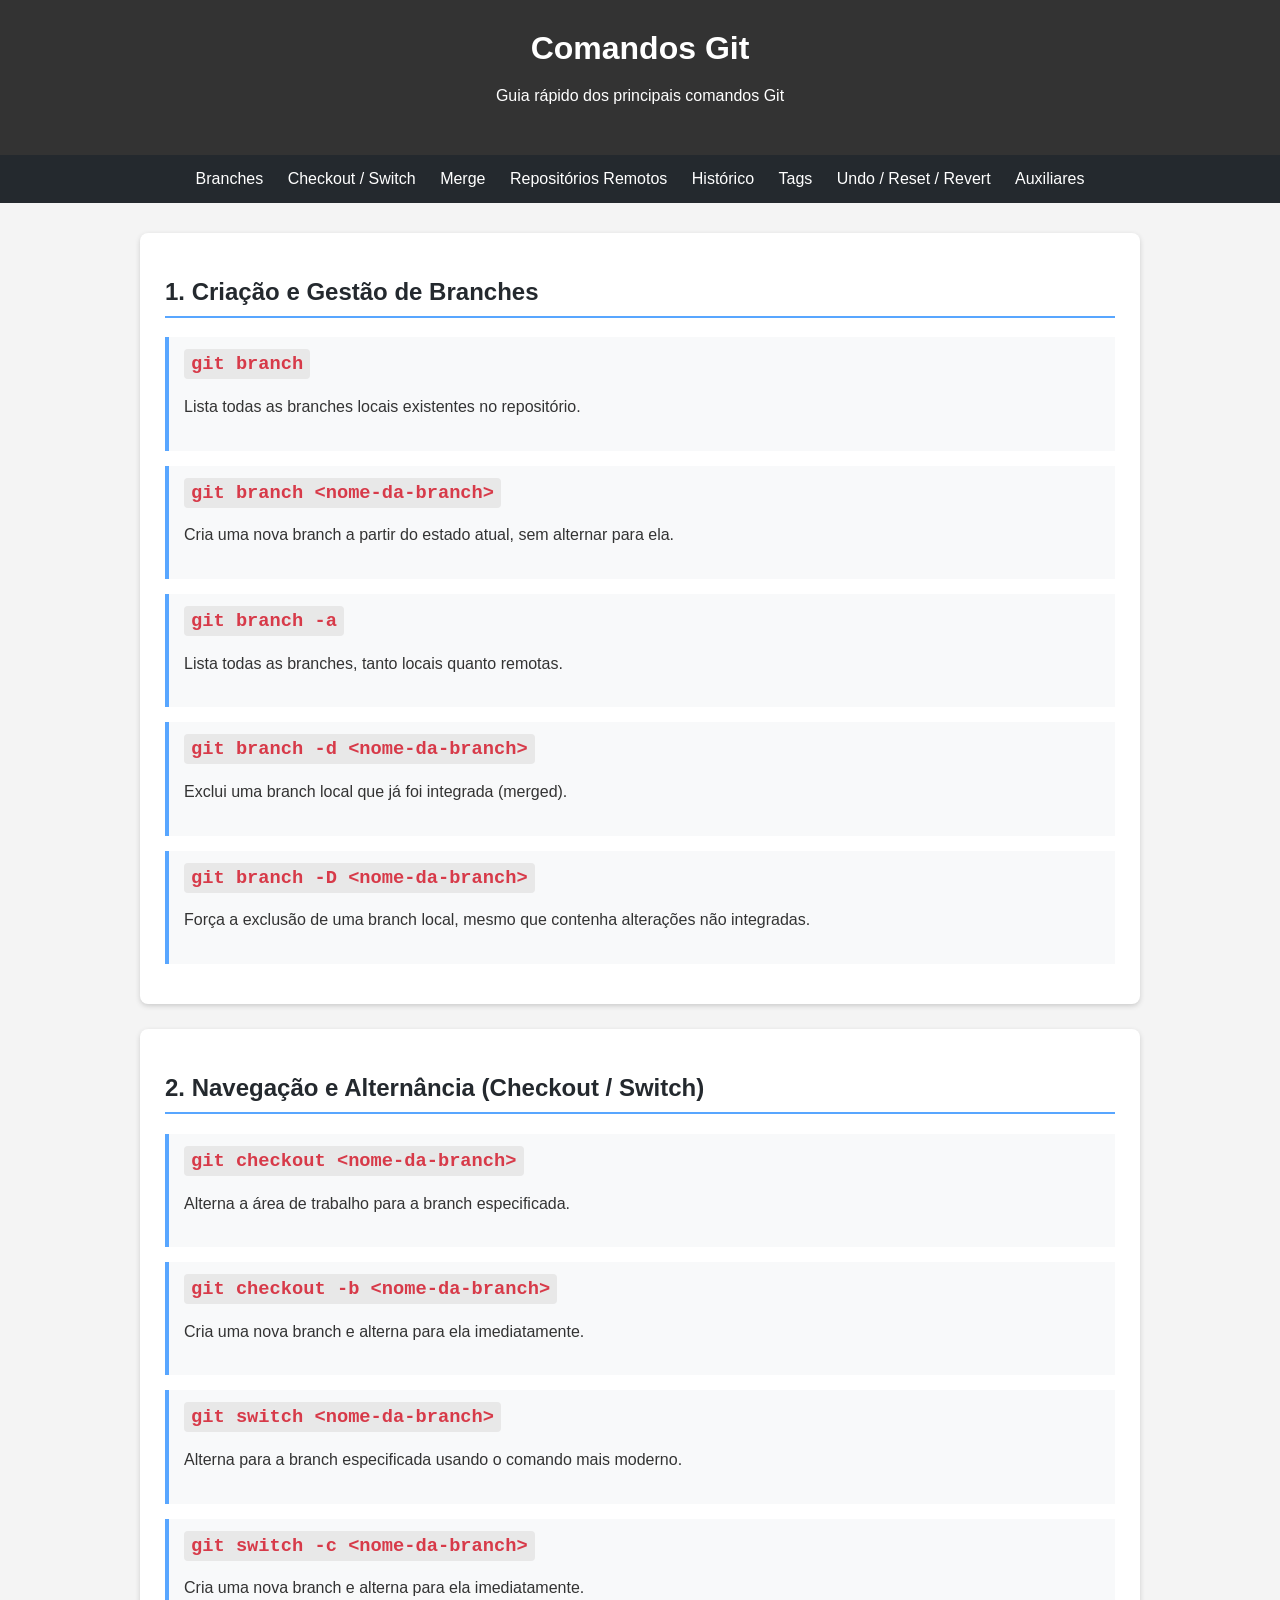
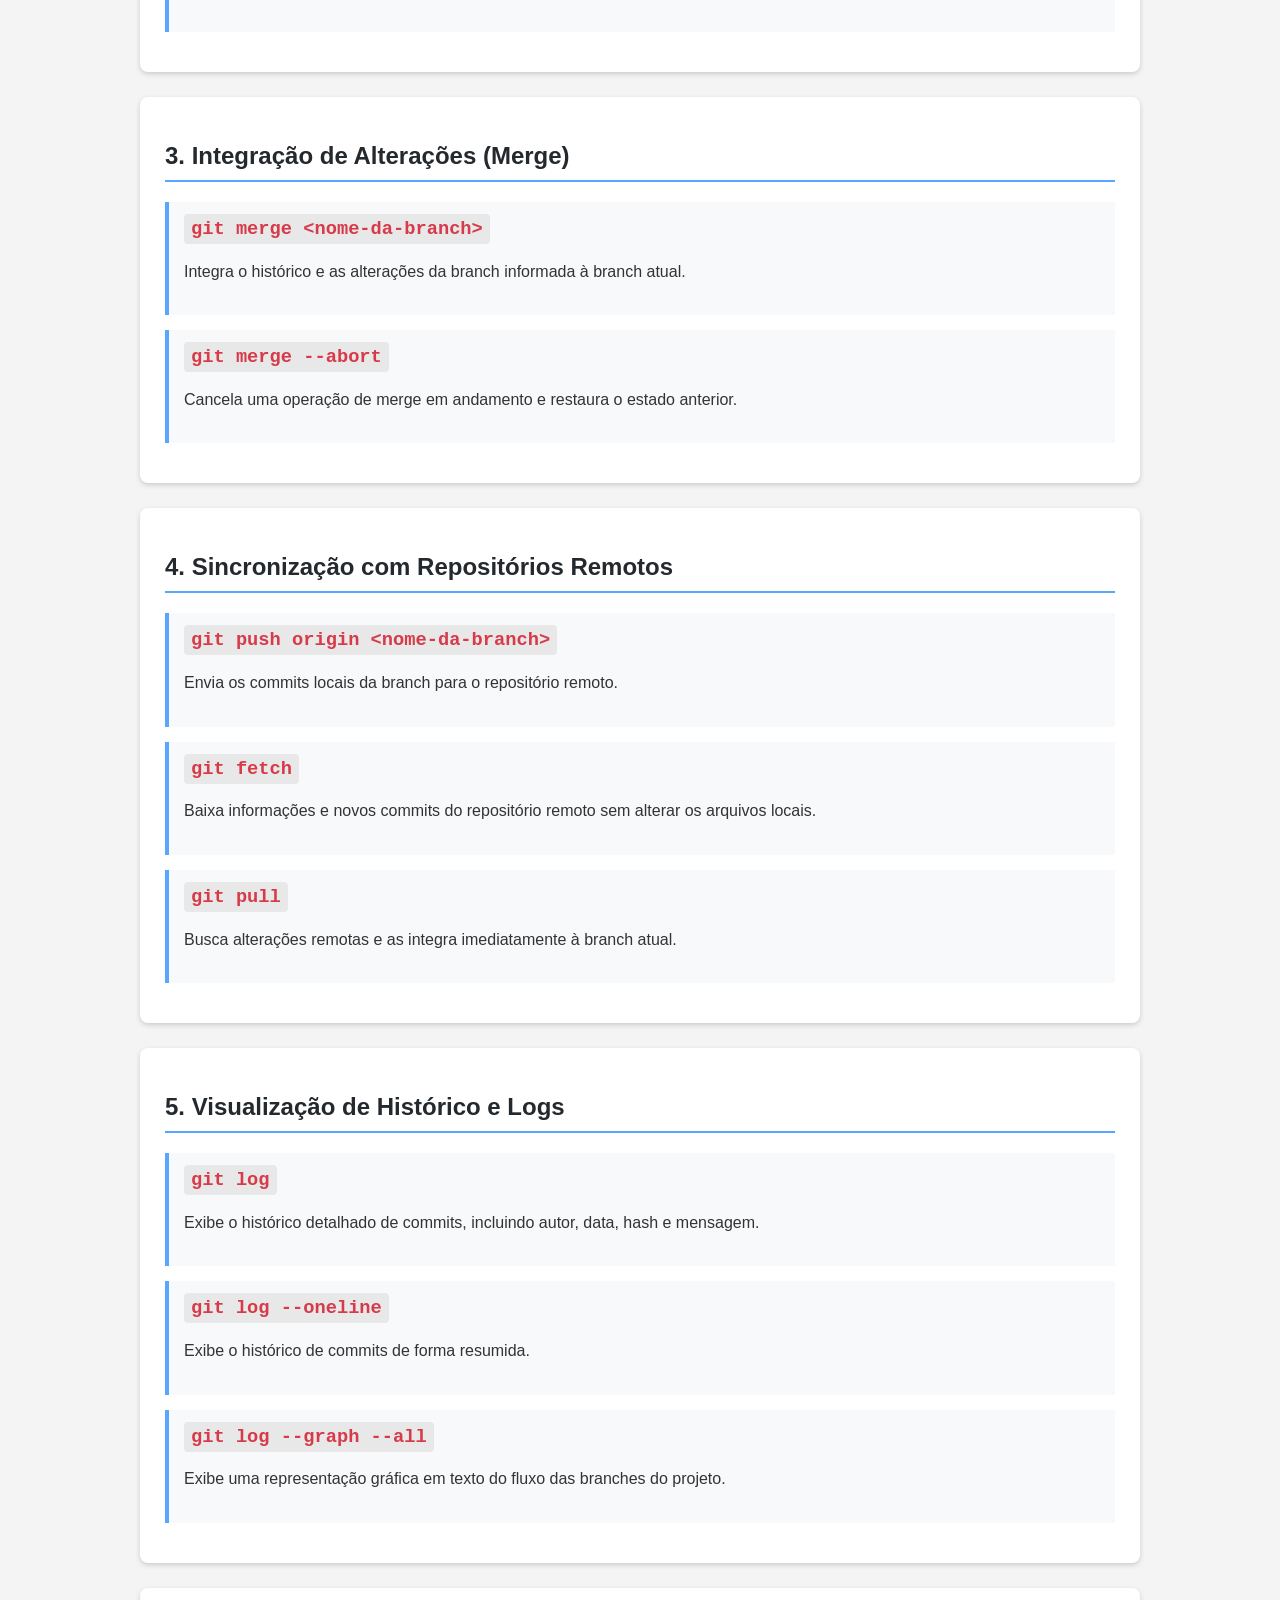
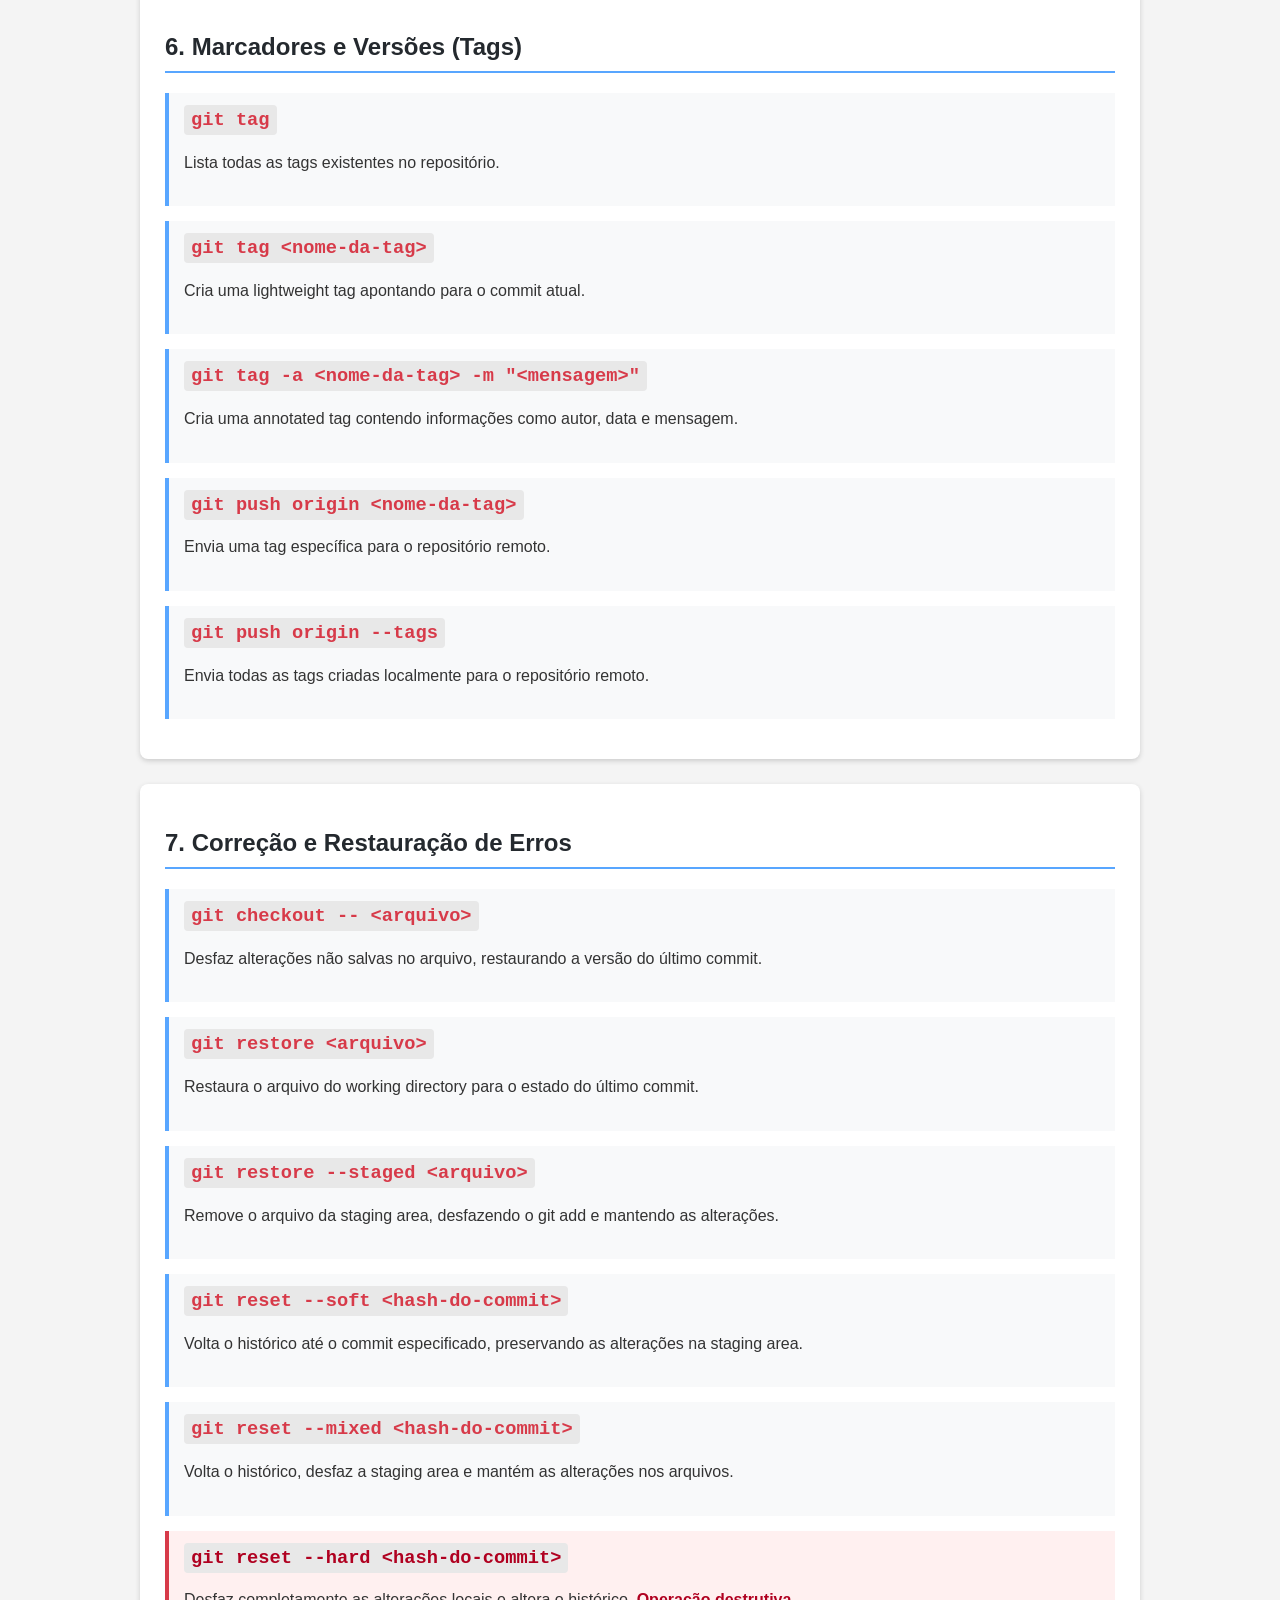
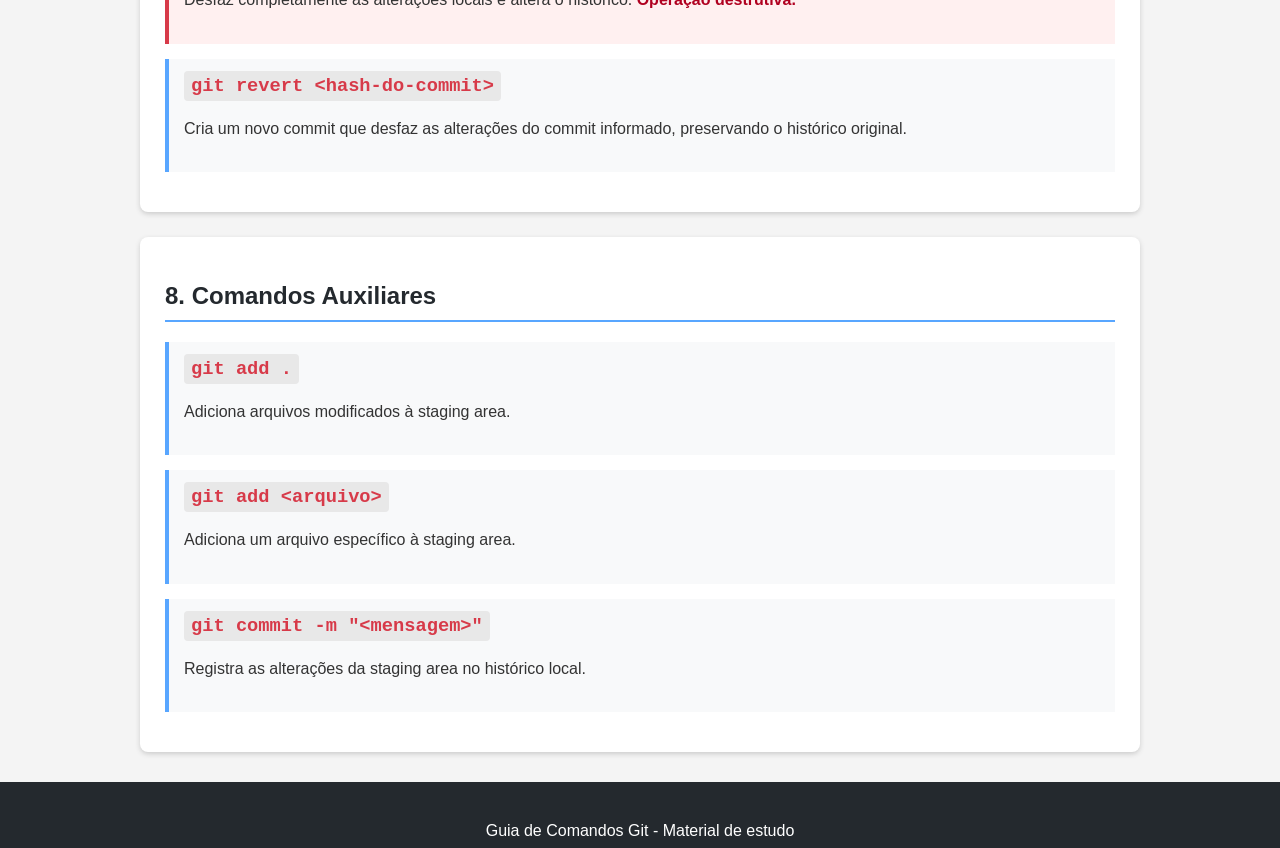
<file: ComandosGit/index.html>
<!DOCTYPE html>
<html lang="pt-BR">

<head>
    <meta charset="UTF-8">
    <meta name="viewport" content="width=device-width, initial-scale=1.0">

    <title>Comandos Git</title>

    <link rel="stylesheet" href="style.css">
</head>

<body>

    <header id="cabecalho">
        <h1>Comandos Git</h1>
        <p>Guia rápido dos principais comandos Git</p>
    </header>

    <nav id="menu">
        <a href="#branches">Branches</a>
        <a href="#checkout">Checkout / Switch</a>
        <a href="#merge">Merge</a>
        <a href="#remoto">Repositórios Remotos</a>
        <a href="#logs">Histórico</a>
        <a href="#tags">Tags</a>
        <a href="#undo">Undo / Reset / Revert</a>
        <a href="#auxiliares">Auxiliares</a>
    </nav>

    <main>

        <!-- 1. Branches -->
        <section id="branches" class="secao">
            <h2>1. Criação e Gestão de Branches</h2>

            <article class="comando">
                <h3><code>git branch</code></h3>
                <p>Lista todas as branches locais existentes no repositório.</p>
            </article>

            <article class="comando">
                <h3><code>git branch &lt;nome-da-branch&gt;</code></h3>
                <p>Cria uma nova branch a partir do estado atual, sem alternar para ela.</p>
            </article>

            <article class="comando">
                <h3><code>git branch -a</code></h3>
                <p>Lista todas as branches, tanto locais quanto remotas.</p>
            </article>

            <article class="comando">
                <h3><code>git branch -d &lt;nome-da-branch&gt;</code></h3>
                <p>Exclui uma branch local que já foi integrada (merged).</p>
            </article>

            <article class="comando">
                <h3><code>git branch -D &lt;nome-da-branch&gt;</code></h3>
                <p>Força a exclusão de uma branch local, mesmo que contenha alterações não integradas.</p>
            </article>
        </section>


        <!-- 2. Checkout / Switch -->
        <section id="checkout" class="secao">
            <h2>2. Navegação e Alternância (Checkout / Switch)</h2>

            <article class="comando">
                <h3><code>git checkout &lt;nome-da-branch&gt;</code></h3>
                <p>Alterna a área de trabalho para a branch especificada.</p>
            </article>

            <article class="comando">
                <h3><code>git checkout -b &lt;nome-da-branch&gt;</code></h3>
                <p>Cria uma nova branch e alterna para ela imediatamente.</p>
            </article>

            <article class="comando">
                <h3><code>git switch &lt;nome-da-branch&gt;</code></h3>
                <p>Alterna para a branch especificada usando o comando mais moderno.</p>
            </article>

            <article class="comando">
                <h3><code>git switch -c &lt;nome-da-branch&gt;</code></h3>
                <p>Cria uma nova branch e alterna para ela imediatamente.</p>
            </article>
        </section>


        <!-- 3. Merge -->
        <section id="merge" class="secao">
            <h2>3. Integração de Alterações (Merge)</h2>

            <article class="comando">
                <h3><code>git merge &lt;nome-da-branch&gt;</code></h3>
                <p>Integra o histórico e as alterações da branch informada à branch atual.</p>
            </article>

            <article class="comando">
                <h3><code>git merge --abort</code></h3>
                <p>Cancela uma operação de merge em andamento e restaura o estado anterior.</p>
            </article>
        </section>


        <!-- 4. Repositórios remotos -->
        <section id="remoto" class="secao">
            <h2>4. Sincronização com Repositórios Remotos</h2>

            <article class="comando">
                <h3><code>git push origin &lt;nome-da-branch&gt;</code></h3>
                <p>Envia os commits locais da branch para o repositório remoto.</p>
            </article>

            <article class="comando">
                <h3><code>git fetch</code></h3>
                <p>Baixa informações e novos commits do repositório remoto sem alterar os arquivos locais.</p>
            </article>

            <article class="comando">
                <h3><code>git pull</code></h3>
                <p>Busca alterações remotas e as integra imediatamente à branch atual.</p>
            </article>
        </section>


        <!-- 5. Logs -->
        <section id="logs" class="secao">
            <h2>5. Visualização de Histórico e Logs</h2>

            <article class="comando">
                <h3><code>git log</code></h3>
                <p>Exibe o histórico detalhado de commits, incluindo autor, data, hash e mensagem.</p>
            </article>

            <article class="comando">
                <h3><code>git log --oneline</code></h3>
                <p>Exibe o histórico de commits de forma resumida.</p>
            </article>

            <article class="comando">
                <h3><code>git log --graph --all</code></h3>
                <p>Exibe uma representação gráfica em texto do fluxo das branches do projeto.</p>
            </article>
        </section>


        <!-- 6. Tags -->
        <section id="tags" class="secao">
            <h2>6. Marcadores e Versões (Tags)</h2>

            <article class="comando">
                <h3><code>git tag</code></h3>
                <p>Lista todas as tags existentes no repositório.</p>
            </article>

            <article class="comando">
                <h3><code>git tag &lt;nome-da-tag&gt;</code></h3>
                <p>Cria uma lightweight tag apontando para o commit atual.</p>
            </article>

            <article class="comando">
                <h3><code>git tag -a &lt;nome-da-tag&gt; -m "&lt;mensagem&gt;"</code></h3>
                <p>Cria uma annotated tag contendo informações como autor, data e mensagem.</p>
            </article>

            <article class="comando">
                <h3><code>git push origin &lt;nome-da-tag&gt;</code></h3>
                <p>Envia uma tag específica para o repositório remoto.</p>
            </article>

            <article class="comando">
                <h3><code>git push origin --tags</code></h3>
                <p>Envia todas as tags criadas localmente para o repositório remoto.</p>
            </article>
        </section>


        <!-- 7. Undo / Reset / Revert -->
        <section id="undo" class="secao">
            <h2>7. Correção e Restauração de Erros</h2>

            <article class="comando">
                <h3><code>git checkout -- &lt;arquivo&gt;</code></h3>
                <p>Desfaz alterações não salvas no arquivo, restaurando a versão do último commit.</p>
            </article>

            <article class="comando">
                <h3><code>git restore &lt;arquivo&gt;</code></h3>
                <p>Restaura o arquivo do working directory para o estado do último commit.</p>
            </article>

            <article class="comando">
                <h3><code>git restore --staged &lt;arquivo&gt;</code></h3>
                <p>Remove o arquivo da staging area, desfazendo o git add e mantendo as alterações.</p>
            </article>

            <article class="comando">
                <h3><code>git reset --soft &lt;hash-do-commit&gt;</code></h3>
                <p>Volta o histórico até o commit especificado, preservando as alterações na staging area.</p>
            </article>

            <article class="comando">
                <h3><code>git reset --mixed &lt;hash-do-commit&gt;</code></h3>
                <p>Volta o histórico, desfaz a staging area e mantém as alterações nos arquivos.</p>
            </article>

            <article class="comando comando-perigoso">
                <h3><code>git reset --hard &lt;hash-do-commit&gt;</code></h3>
                <p>
                    Desfaz completamente as alterações locais e altera o histórico.
                    <strong>Operação destrutiva.</strong>
                </p>
            </article>

            <article class="comando">
                <h3><code>git revert &lt;hash-do-commit&gt;</code></h3>
                <p>
                    Cria um novo commit que desfaz as alterações do commit informado,
                    preservando o histórico original.
                </p>
            </article>
        </section>


        <!-- 8. Auxiliares -->
        <section id="auxiliares" class="secao">
            <h2>8. Comandos Auxiliares</h2>

            <article class="comando">
                <h3><code>git add .</code></h3>
                <p>Adiciona arquivos modificados à staging area.</p>
            </article>

            <article class="comando">
                <h3><code>git add &lt;arquivo&gt;</code></h3>
                <p>Adiciona um arquivo específico à staging area.</p>
            </article>

            <article class="comando">
                <h3><code>git commit -m "&lt;mensagem&gt;"</code></h3>
                <p>Registra as alterações da staging area no histórico local.</p>
            </article>
        </section>

    </main>

    <footer id="rodape">
        <p>Guia de Comandos Git - Material de estudo</p>
    </footer>

</body>

</html>
</file>
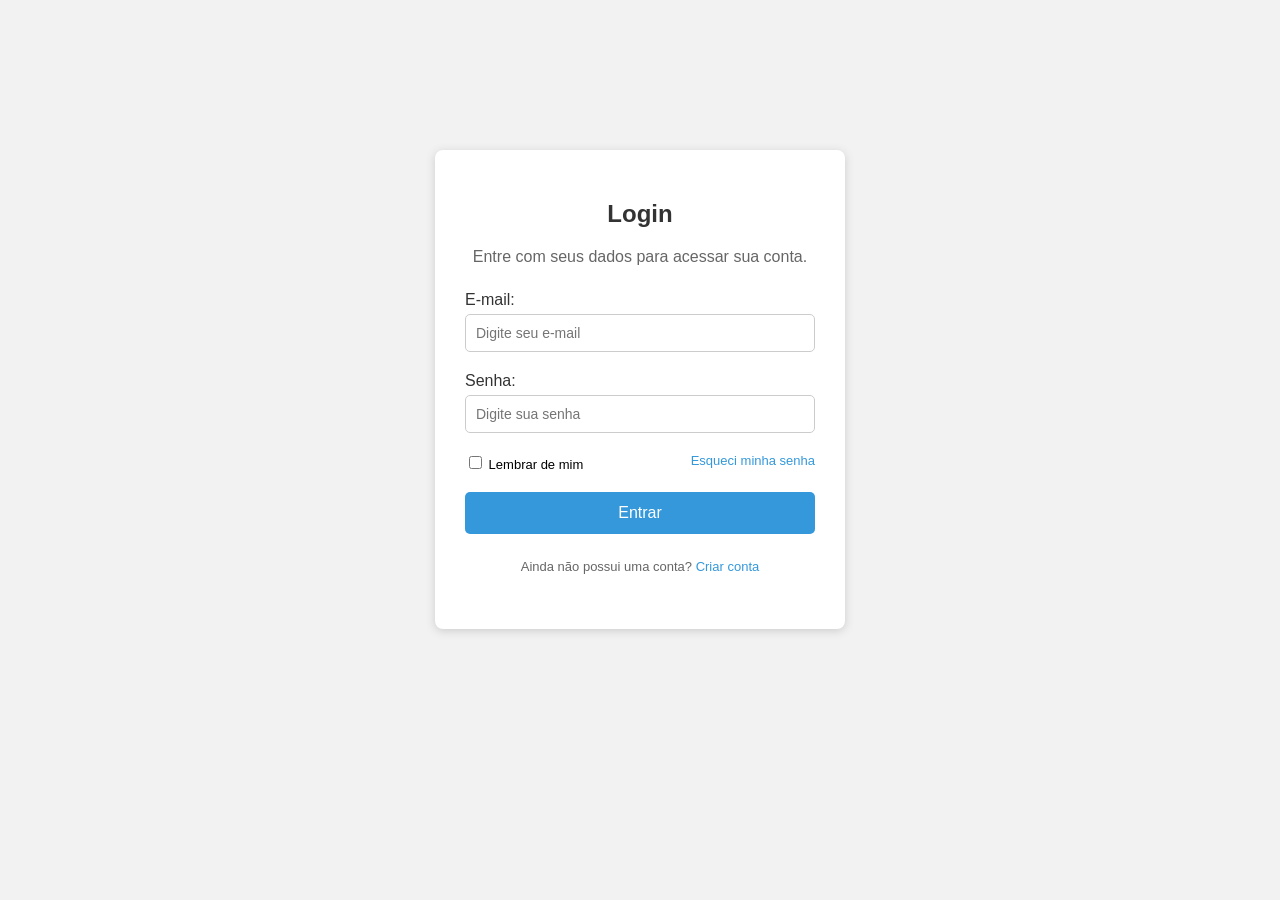
<file: Login/index.html>
<!DOCTYPE html>
<html lang="pt-BR">

<head>
    <meta charset="UTF-8">
    <meta name="viewport" content="width=device-width, initial-scale=1.0">

    <title>Tela de Login</title>

    <link rel="stylesheet" href="style.css">
</head>

<body>

    <main id="login-container">

        <section class="login-box">

            <h1>Login</h1>

            <p>Entre com seus dados para acessar sua conta.</p>

            <form>

                <div class="campo">
                    <label for="email">E-mail:</label>
                    <input type="email" id="email" name="email" placeholder="Digite seu e-mail">
                </div>

                <div class="campo">
                    <label for="senha">Senha:</label>
                    <input type="password" id="senha" name="senha" placeholder="Digite sua senha">
                </div>

                <div class="opcoes">
                    <label>
                        <input type="checkbox" name="lembrar">
                        Lembrar de mim
                    </label>

                    <a href="#">Esqueci minha senha</a>
                </div>

                <button type="submit">Entrar</button>

            </form>

            <p class="cadastro">
                Ainda não possui uma conta?
                <a href="#">Criar conta</a>
            </p>

        </section>

    </main>

</body>

</html>
</file>
<file: ComandosGit/style.css>
/* =========================
   ESTILOS GERAIS
   ========================= */

body {
    font-family: Arial, Helvetica, sans-serif;
    margin: 0;
    background-color: #f4f4f4;
    color: #333;
}


/* =========================
   CABEÇALHO
   ========================= */

/* Seleção por ID */
#cabecalho {
    background-color: #333;
    color: white;
    text-align: center;
    padding: 30px;
}

/* Seleção por TAG */
h1 {
    margin: 0;
}


/* =========================
   MENU
   ========================= */

#menu {
    background-color: #24292e;
    text-align: center;
    padding: 15px;
}

/* TAG dentro de ID */
#menu a {
    color: white;
    text-decoration: none;
    margin: 0 10px;
}

/* Pseudo-classe */
#menu a:hover {
    color: #58a6ff;
}


/* =========================
   CONTEÚDO
   ========================= */

main {
    width: 90%;
    max-width: 1000px;
    margin: 30px auto;
}


/* Seleção por classe */
.secao {
    background-color: white;
    padding: 25px;
    margin-bottom: 25px;
    border-radius: 8px;
    box-shadow: 0 2px 5px #ccc;
}


/* Títulos das seções */
h2 {
    color: #24292e;
    border-bottom: 2px solid #58a6ff;
    padding-bottom: 10px;
}


/* =========================
   COMANDOS
   ========================= */

.comando {
    border-left: 4px solid #58a6ff;
    background-color: #f8f9fa;
    padding: 15px;
    margin: 15px 0;
}


/* TAG dentro de uma classe */
.comando h3 {
    margin-top: 0;
}


/* Estilo dos comandos Git */
code {
    background-color: #e8e8e8;
    color: #d73a49;
    padding: 4px 7px;
    border-radius: 4px;
    font-family: Consolas, monospace;
}


/* =========================
   COMANDO PERIGOSO
   ========================= */

.comando-perigoso {
    border-left-color: #d73a49;
    background-color: #fff0f0;
}

.comando-perigoso code {
    color: #b00020;
}

.comando-perigoso strong {
    color: #b00020;
}


/* =========================
   PARÁGRAFOS
   ========================= */

p {
    line-height: 1.6;
}


/* =========================
   RODAPÉ
   ========================= */

#rodape {
    background-color: #24292e;
    color: white;
    text-align: center;
    padding: 20px;
}


/* =========================
   RESPONSIVIDADE
   ========================= */

@media (max-width: 700px) {

    #menu a {
        display: block;
        margin: 10px;
    }

    main {
        width: 95%;
    }

    .secao {
        padding: 15px;
    }

}
</file>
<file: Login/style.css>
/* =========================
   ESTILOS GERAIS
   ========================= */

body {
    font-family: Arial, Helvetica, sans-serif;
    margin: 0;
    background-color: #f2f2f2;
}


/* =========================
   CONTAINER DO LOGIN
   ========================= */

#login-container {
    min-height: 100vh;

    text-align: center;

    padding-top: 150px;
    box-sizing: border-box;
}


/* =========================
   CAIXA DE LOGIN
   ========================= */

.login-box {
    background-color: white;

    width: 350px;
    padding: 30px;

    border-radius: 8px;

    box-shadow: 0 2px 10px #ccc;

    /* Coloca a caixa no centro */
    display: inline-block;

    text-align: left;
}


/* =========================
   TÍTULO
   ========================= */

h1 {
    text-align: center;
    color: #333;
}


/* =========================
   TEXTO
   ========================= */

.login-box>p {
    text-align: center;
    color: #666;
    margin-bottom: 25px;
}


/* =========================
   CAMPOS DO FORMULÁRIO
   ========================= */

.campo {
    margin-bottom: 20px;
}


/* Label */

.campo label {
    display: block;
    margin-bottom: 5px;
    color: #333;
}


/* Campos de entrada */

.campo input {
    width: 100%;
    box-sizing: border-box;

    padding: 10px;

    border: 1px solid #ccc;
    border-radius: 5px;

    font-size: 14px;
}


/* Quando o usuário seleciona o campo */

.campo input:focus {
    outline: none;
    border-color: #3498db;
}


/* =========================
   OPÇÕES
   ========================= */

.opcoes {
    margin-bottom: 20px;

    font-size: 13px;

    position: relative;
}


/* Link da opção */

.opcoes a {
    position: absolute;
    right: 0;
    top: 0;
}


/* =========================
   LINKS
   ========================= */

a {
    color: #3498db;
    text-decoration: none;
}


/* Efeito ao passar o mouse */

a:hover {
    text-decoration: underline;
}


/* =========================
   BOTÃO
   ========================= */

button {
    width: 100%;

    padding: 12px;

    border: none;
    border-radius: 5px;

    background-color: #3498db;
    color: white;

    font-size: 16px;

    cursor: pointer;
}


/* Efeito do botão */

button:hover {
    background-color: #217dbb;
}


/* =========================
   CADASTRO
   ========================= */

.cadastro {
    font-size: 13px;
    margin-top: 25px;
}
</file>
